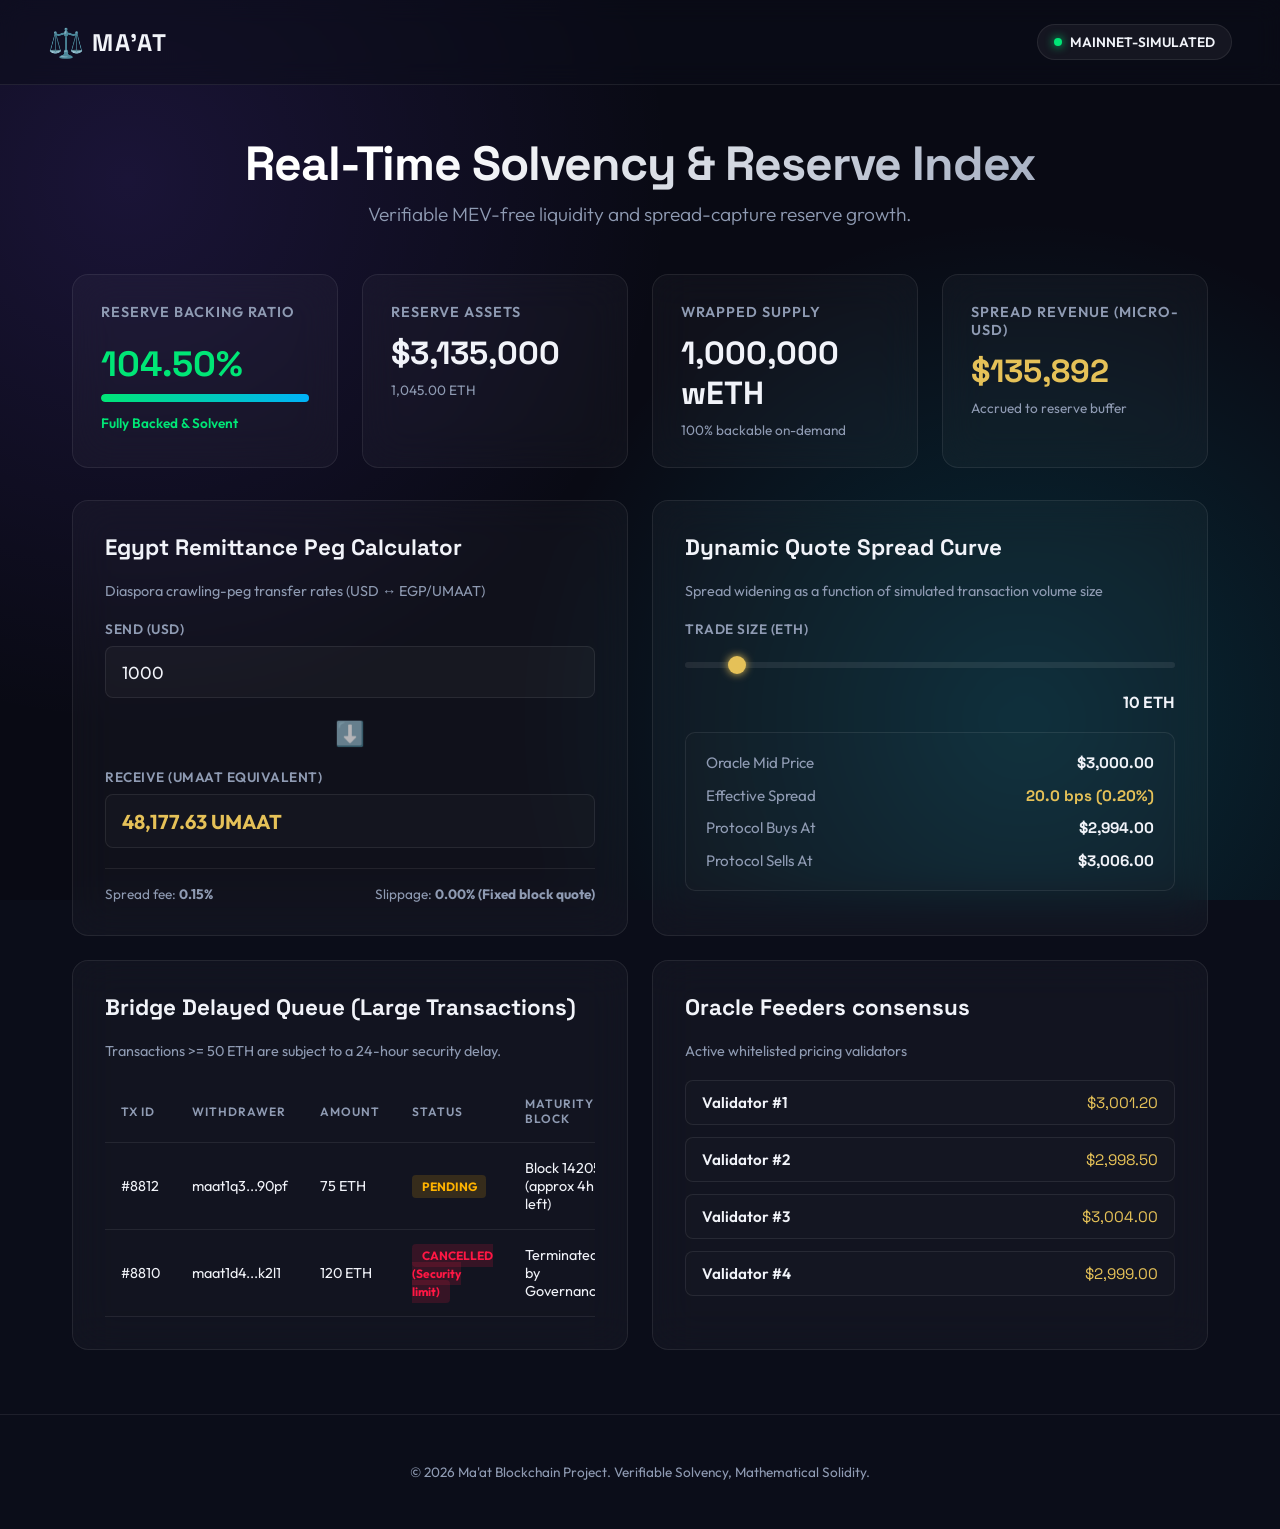
<file: dashboard/index.html>
<!DOCTYPE html>
<html lang="en">
<head>
    <meta charset="UTF-8">
    <meta name="viewport" content="width=device-width, initial-scale=1.0">
    <title>Ma'at Blockchain — Real-Time Solvency & Reserve Dashboard</title>
    <meta name="description" content="Monitor the real-time backing ratio, reserve balances, spread-capture revenue, and remittance corridor metrics of the Ma'at blockchain.">
    <link rel="preconnect" href="https://fonts.googleapis.com">
    <link rel="preconnect" href="https://fonts.gstatic.com" crossorigin>
    <link href="https://fonts.googleapis.com/css2?family=Outfit:wght@300;400;600;800&family=Space+Grotesk:wght@400;700&display=swap" rel="stylesheet">
    <link rel="stylesheet" href="styles.css">
</head>
<body class="dark-mode">
    <div class="background-radial"></div>

    <header class="navbar">
        <div class="logo">
            <span class="logo-icon">⚖️</span>
            <span class="logo-text">MA'AT</span>
        </div>
        <div class="network-status">
            <span class="status-dot green"></span>
            <span class="status-label">MAINNET-SIMULATED</span>
        </div>
    </header>

    <main class="dashboard-container">
        <section class="hero-section">
            <h1 id="main-heading">Real-Time Solvency & Reserve Index</h1>
            <p class="subtitle">Verifiable MEV-free liquidity and spread-capture reserve growth.</p>
        </section>

        <!-- Metric Cards Grid -->
        <section class="metrics-grid">
            <div class="metric-card glass">
                <span class="metric-label">Reserve Backing Ratio</span>
                <div class="backing-progress-container">
                    <div class="backing-value" id="backing-ratio-text">104.50%</div>
                    <div class="progress-bar-bg">
                        <div class="progress-bar-fill" id="backing-ratio-fill" style="width: 104.5%;"></div>
                    </div>
                </div>
                <span class="metric-subtext healthy" id="backing-status-text">Fully Backed & Solvent</span>
            </div>

            <div class="metric-card glass">
                <span class="metric-label">Reserve Assets</span>
                <div class="metric-val" id="reserve-assets-val">$3,135,000</div>
                <span class="metric-subtext">1,045.00 ETH</span>
            </div>

            <div class="metric-card glass">
                <span class="metric-label">Wrapped Supply</span>
                <div class="metric-val" id="wrapped-supply-val">1,000,000 wETH</div>
                <span class="metric-subtext">100% backable on-demand</span>
            </div>

            <div class="metric-card glass">
                <span class="metric-label">Spread Revenue (Micro-USD)</span>
                <div class="metric-val highlight" id="spread-revenue-val">$135,892</div>
                <span class="metric-subtext">Accrued to reserve buffer</span>
            </div>
        </section>

        <!-- Interactive Quote Curve & Remittance Calculator Section -->
        <section class="interactive-section">
            <!-- Remittance peg calculator -->
            <div class="dashboard-card glass">
                <h2>Egypt Remittance Peg Calculator</h2>
                <p class="card-subtitle">Diaspora crawling-peg transfer rates (USD ↔ EGP/UMAAT)</p>
                
                <div class="calc-group">
                    <label for="usd-input">Send (USD)</label>
                    <input type="number" id="usd-input" value="1000" min="1" step="10">
                </div>

                <div class="calc-arrow">⬇️</div>

                <div class="calc-group">
                    <label for="egp-output">Receive (UMAAT equivalent)</label>
                    <div class="read-only-box" id="egp-output">48,250.00 UMAAT</div>
                </div>

                <div class="calc-footer">
                    <span>Spread fee: <strong id="calc-fee">0.15%</strong></span>
                    <span>Slippage: <strong>0.00% (Fixed block quote)</strong></span>
                </div>
            </div>

            <!-- Dynamic quote curve selector -->
            <div class="dashboard-card glass">
                <h2>Dynamic Quote Spread Curve</h2>
                <p class="card-subtitle">Spread widening as a function of simulated transaction volume size</p>
                
                <div class="quote-inputs">
                    <div class="calc-group flex-1">
                        <label for="volume-slider">Trade Size (ETH)</label>
                        <input type="range" id="volume-slider" min="1" max="100" value="10">
                        <div class="slider-val" id="volume-slider-val">10 ETH</div>
                    </div>
                </div>

                <div class="quote-details">
                    <div class="quote-row">
                        <span>Oracle Mid Price</span>
                        <strong id="quote-mid">$3,000.00</strong>
                    </div>
                    <div class="quote-row">
                        <span>Effective Spread</span>
                        <strong id="quote-spread" class="spread-color">15.0 bps (0.15%)</strong>
                    </div>
                    <div class="quote-row">
                        <span>Protocol Buys At</span>
                        <strong id="quote-buy">$2,995.50</strong>
                    </div>
                    <div class="quote-row">
                        <span>Protocol Sells At</span>
                        <strong id="quote-sell">$3,004.50</strong>
                    </div>
                </div>
            </div>
        </section>

        <!-- Bridge Delay Queue & Active Feeder List -->
        <section class="interactive-section">
            <div class="dashboard-card glass flex-2">
                <h2>Bridge Delayed Queue (Large Transactions)</h2>
                <p class="card-subtitle">Transactions >= 50 ETH are subject to a 24-hour security delay.</p>
                <div class="table-container">
                    <table class="data-table">
                        <thead>
                            <tr>
                                <th>Tx ID</th>
                                <th>Withdrawer</th>
                                <th>Amount</th>
                                <th>Status</th>
                                <th>Maturity Block</th>
                            </tr>
                        </thead>
                        <tbody id="delay-queue-body">
                            <tr>
                                <td>#8812</td>
                                <td>maat1q3...90pf</td>
                                <td>75 ETH</td>
                                <td><span class="badge pending">PENDING</span></td>
                                <td>Block 14205 (approx 4h left)</td>
                            </tr>
                            <tr>
                                <td>#8810</td>
                                <td>maat1d4...k2l1</td>
                                <td>120 ETH</td>
                                <td><span class="badge cancelled">CANCELLED (Security limit)</span></td>
                                <td>Terminated by Governance</td>
                            </tr>
                        </tbody>
                    </table>
                </div>
            </div>

            <div class="dashboard-card glass">
                <h2>Oracle Feeders consensus</h2>
                <p class="card-subtitle">Active whitelisted pricing validators</p>
                <ul class="feeder-list" id="feeder-consensus-list">
                    <li>
                        <span class="feeder-name">Validator #1</span>
                        <span class="feeder-price">$3,001.20</span>
                    </li>
                    <li>
                        <span class="feeder-name">Validator #2</span>
                        <span class="feeder-price">$2,998.50</span>
                    </li>
                    <li>
                        <span class="feeder-name">Validator #3</span>
                        <span class="feeder-price">$3,004.00</span>
                    </li>
                    <li>
                        <span class="feeder-name">Validator #4</span>
                        <span class="feeder-price">$2,999.00</span>
                    </li>
                </ul>
            </div>
        </section>
    </main>

    <footer class="dashboard-footer">
        <p>© 2026 Ma'at Blockchain Project. Verifiable Solvency, Mathematical Solidity.</p>
    </footer>

    <script src="app.js"></script>
</body>
</html>
</file>
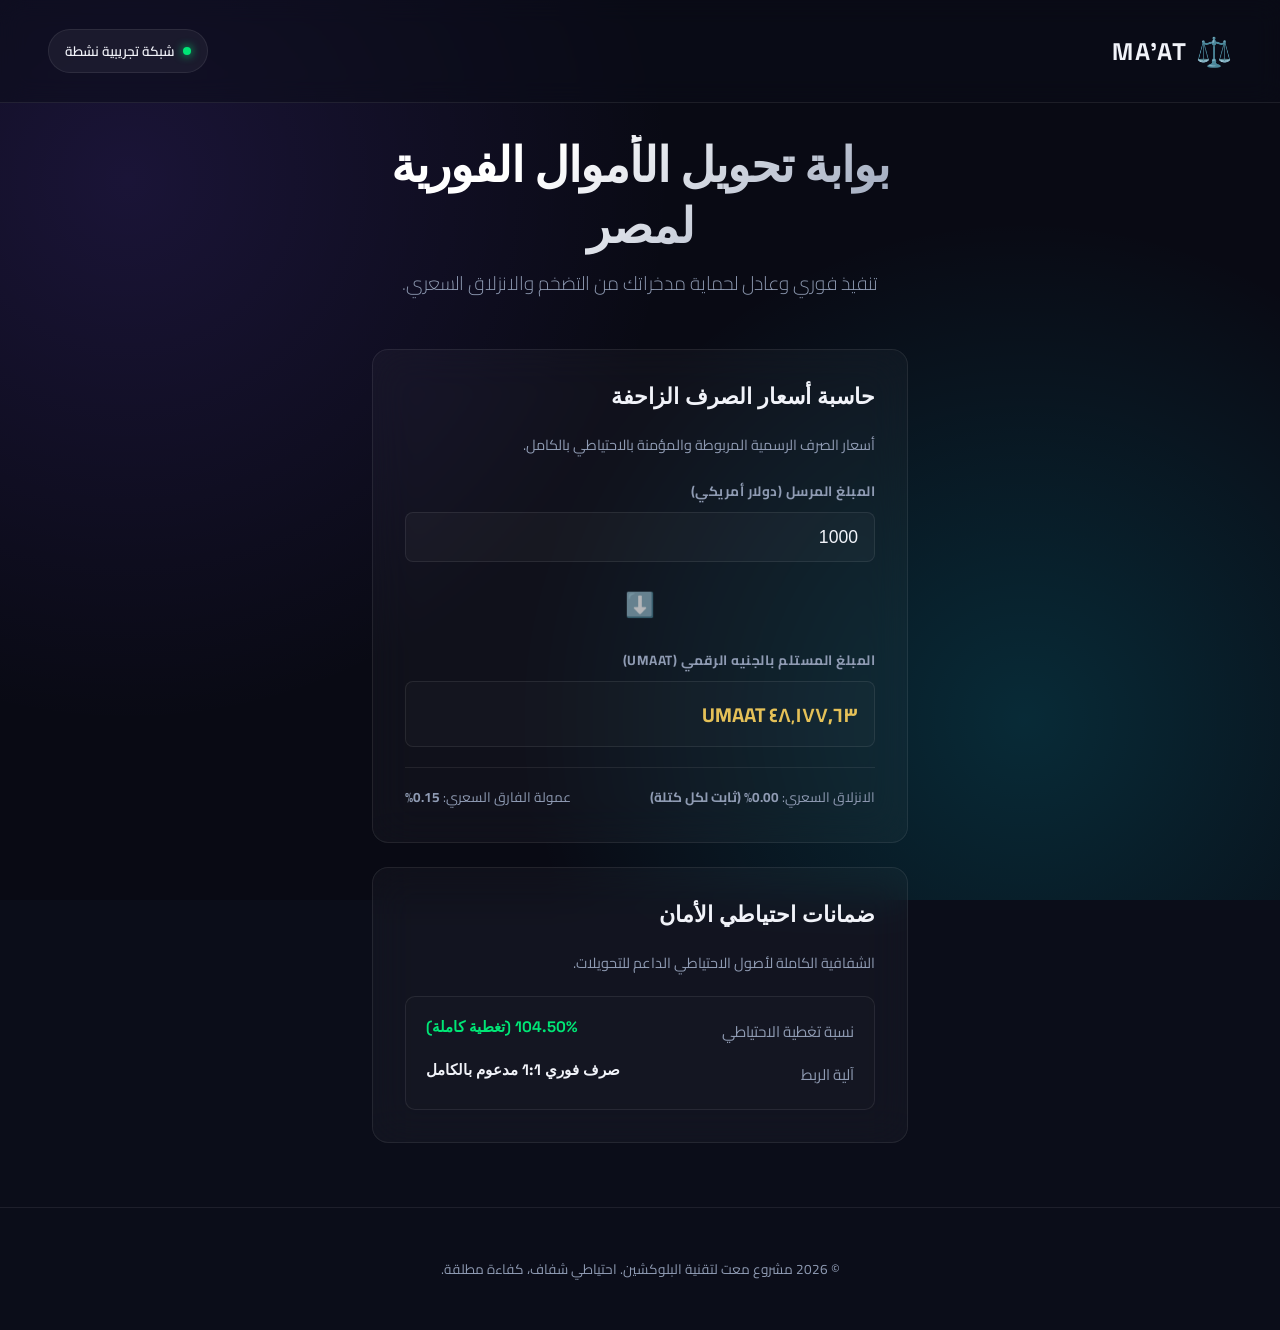
<file: dashboard/arabic.html>
<!DOCTYPE html>
<html lang="ar" dir="rtl">
<head>
    <meta charset="UTF-8">
    <meta name="viewport" content="width=device-width, initial-scale=1.0">
    <title>بوابة معت — التحويلات المالية الفورية لمصر</title>
    <meta name="description" content="قم بتحويل الأموال إلى مصر بأسعار صرف مستقرة وزمن تنفيذ فوري وبدون MEV أو انزلاق سعري.">
    <link rel="preconnect" href="https://fonts.googleapis.com">
    <link rel="preconnect" href="https://fonts.gstatic.com" crossorigin>
    <link href="https://fonts.googleapis.com/css2?family=Cairo:wght@300;400;600;700;800&family=Space+Grotesk:wght@700&display=swap" rel="stylesheet">
    <link rel="stylesheet" href="styles.css">
    <style>
        body {
            font-family: 'Cairo', sans-serif;
            text-align: right;
        }
        .logo-text {
            font-family: 'Space Grotesk', sans-serif;
            letter-spacing: 2px;
        }
        .calc-group label {
            text-align: right;
            font-weight: 700;
        }
        .calc-footer {
            flex-direction: row-reverse;
        }
    </style>
</head>
<body class="dark-mode">
    <div class="background-radial"></div>

    <header class="navbar">
        <div class="logo">
            <span class="logo-icon">⚖️</span>
            <span class="logo-text">MA'AT</span>
        </div>
        <div class="network-status">
            <span class="status-dot green"></span>
            <span class="status-label">شبكة تجريبية نشطة</span>
        </div>
    </header>

    <main class="dashboard-container" style="max-width: 600px; margin: 2rem auto;">
        <section class="hero-section">
            <h1>بوابة تحويل الأموال الفورية لمصر</h1>
            <p class="subtitle">تنفيذ فوري وعادل لحماية مدخراتك من التضخم والانزلاق السعري.</p>
        </section>

        <!-- Main calculator card -->
        <div class="dashboard-card glass">
            <h2>حاسبة أسعار الصرف الزاحفة</h2>
            <p class="card-subtitle">أسعار الصرف الرسمية المربوطة والمؤمنة بالاحتياطي بالكامل.</p>
            
            <div class="calc-group">
                <label for="usd-input-ar">المبلغ المرسل (دولار أمريكي)</label>
                <input type="number" id="usd-input-ar" value="1000" min="1" step="10">
            </div>

            <div class="calc-arrow">⬇️</div>

            <div class="calc-group">
                <label for="egp-output-ar">المبلغ المستلم بالجنيه الرقمي (UMAAT)</label>
                <div class="read-only-box" id="egp-output-ar">48,177.62 UMAAT</div>
            </div>

            <div class="calc-footer">
                <span>عمولة الفارق السعري: <strong>0.15%</strong></span>
                <span>الانزلاق السعري: <strong>0.00% (ثابت لكل كتلة)</strong></span>
            </div>
        </div>

        <div class="dashboard-card glass" style="margin-top: 1.5rem;">
            <h2>ضمانات احتياطي الأمان</h2>
            <p class="card-subtitle">الشفافية الكاملة لأصول الاحتياطي الداعم للتحويلات.</p>
            <div class="quote-details">
                <div class="quote-row">
                    <span>نسبة تغطية الاحتياطي</span>
                    <strong style="color: var(--green-healthy);">104.50% (تغطية كاملة)</strong>
                </div>
                <div class="quote-row">
                    <span>آلية الربط</span>
                    <strong>صرف فوري 1:1 مدعوم بالكامل</strong>
                </div>
            </div>
        </div>
    </main>

    <footer class="dashboard-footer">
        <p>© 2026 مشروع معت لتقنية البلوكشين. احتياطي شفاف، كفاءة مطلقة.</p>
    </footer>

    <script>
        document.addEventListener('DOMContentLoaded', () => {
            const usdIn = document.getElementById('usd-input-ar');
            const egpOut = document.getElementById('egp-output-ar');
            const rate = 48.25;

            function recalculate() {
                const usd = parseFloat(usdIn.value) || 0;
                const total = usd * rate * (1.0 - 0.0015);
                egpOut.textContent = total.toLocaleString('ar-EG', {
                    minimumFractionDigits: 2,
                    maximumFractionDigits: 2
                }) + " UMAAT";
            }

            usdIn.addEventListener('input', recalculate);
            recalculate();
        });
    </script>
</body>
</html>
</file>
<file: dashboard/styles.css>
:root {
    --bg-color: #0b0d19;
    --text-primary: #f1f3f9;
    --text-secondary: #8f9bb3;
    --glass-bg: rgba(255, 255, 255, 0.03);
    --glass-border: rgba(255, 255, 255, 0.08);
    --primary-accent: #e5c158; /* Ma'at gold/yellow scales */
    --accent-glow: rgba(229, 193, 88, 0.15);
    --green-healthy: #00e676;
    --red-alert: #ff1744;
    --purple-gradient-start: #7c4dff;
    --cyan-gradient-start: #00e5ff;
}

* {
    box-sizing: border-box;
    margin: 0;
    padding: 0;
}

body {
    background-color: var(--bg-color);
    color: var(--text-primary);
    font-family: 'Outfit', sans-serif;
    overflow-x: hidden;
    min-height: 100vh;
}

.background-radial {
    position: fixed;
    top: 0;
    left: 0;
    width: 100vw;
    height: 100vh;
    z-index: -1;
    background: 
        radial-gradient(circle at 10% 20%, rgba(124, 77, 255, 0.15) 0%, transparent 40%),
        radial-gradient(circle at 80% 80%, rgba(0, 229, 255, 0.15) 0%, transparent 40%),
        #090a14;
}

.navbar {
    display: flex;
    justify-content: space-between;
    align-items: center;
    padding: 1.5rem 3rem;
    border-bottom: 1px solid var(--glass-border);
    background: rgba(11, 13, 25, 0.5);
    backdrop-filter: blur(12px);
}

.logo {
    display: flex;
    align-items: center;
    gap: 0.5rem;
}

.logo-icon {
    font-size: 1.8rem;
}

.logo-text {
    font-family: 'Space Grotesk', sans-serif;
    font-size: 1.5rem;
    font-weight: 700;
    letter-spacing: 2px;
    color: var(--text-primary);
}

.network-status {
    display: flex;
    align-items: center;
    gap: 0.5rem;
    background: rgba(255, 255, 255, 0.05);
    padding: 0.5rem 1rem;
    border-radius: 50px;
    border: 1px solid var(--glass-border);
    font-size: 0.85rem;
    font-weight: 600;
}

.status-dot {
    width: 8px;
    height: 8px;
    border-radius: 50%;
}

.status-dot.green {
    background-color: var(--green-healthy);
    box-shadow: 0 0 10px var(--green-healthy);
}

.dashboard-container {
    max-width: 1200px;
    margin: 3rem auto;
    padding: 0 2rem;
}

.hero-section {
    text-align: center;
    margin-bottom: 3rem;
}

.hero-section h1 {
    font-family: 'Space Grotesk', sans-serif;
    font-size: 3rem;
    font-weight: 700;
    letter-spacing: -1px;
    margin-bottom: 0.5rem;
    background: linear-gradient(135deg, #ffffff 30%, var(--text-secondary) 100%);
    -webkit-background-clip: text;
    -webkit-text-fill-color: transparent;
}

.subtitle {
    color: var(--text-secondary);
    font-size: 1.2rem;
    font-weight: 300;
}

.glass {
    background: var(--glass-bg);
    border: 1px solid var(--glass-border);
    backdrop-filter: blur(20px);
    border-radius: 16px;
    transition: transform 0.3s ease, box-shadow 0.3s ease, border-color 0.3s ease;
}

.glass:hover {
    transform: translateY(-4px);
    border-color: rgba(255, 255, 255, 0.15);
    box-shadow: 0 12px 30px rgba(0, 0, 0, 0.3);
}

.metrics-grid {
    display: grid;
    grid-template-columns: repeat(auto-fit, minmax(260px, 1fr));
    gap: 1.5rem;
    margin-bottom: 2rem;
}

.metric-card {
    padding: 1.75rem;
    display: flex;
    flex-direction: column;
}

.metric-label {
    color: var(--text-secondary);
    font-size: 0.9rem;
    font-weight: 600;
    text-transform: uppercase;
    letter-spacing: 1px;
    margin-bottom: 0.75rem;
}

.metric-val {
    font-family: 'Space Grotesk', sans-serif;
    font-size: 2rem;
    font-weight: 700;
    margin-bottom: 0.5rem;
}

.metric-val.highlight {
    color: var(--primary-accent);
}

.metric-subtext {
    font-size: 0.85rem;
    color: var(--text-secondary);
}

.metric-subtext.healthy {
    color: var(--green-healthy);
    font-weight: 600;
}

.backing-progress-container {
    margin: 0.5rem 0 0.75rem 0;
}

.backing-value {
    font-family: 'Space Grotesk', sans-serif;
    font-size: 2.2rem;
    font-weight: 700;
    color: var(--green-healthy);
    margin-bottom: 0.5rem;
}

.progress-bar-bg {
    width: 100%;
    height: 8px;
    background: rgba(255, 255, 255, 0.05);
    border-radius: 4px;
    overflow: hidden;
}

.progress-bar-fill {
    height: 100%;
    background: linear-gradient(90deg, var(--green-healthy), #00b0ff);
    border-radius: 4px;
}

.interactive-section {
    display: grid;
    grid-template-columns: repeat(auto-fit, minmax(450px, 1fr));
    gap: 1.5rem;
    margin-bottom: 1.5rem;
}

.dashboard-card {
    padding: 2rem;
    display: flex;
    flex-direction: column;
    gap: 1.25rem;
}

.dashboard-card h2 {
    font-family: 'Space Grotesk', sans-serif;
    font-size: 1.4rem;
    font-weight: 700;
}

.card-subtitle {
    color: var(--text-secondary);
    font-size: 0.9rem;
}

.calc-group {
    display: flex;
    flex-direction: column;
    gap: 0.5rem;
}

.calc-group label {
    font-size: 0.85rem;
    font-weight: 600;
    text-transform: uppercase;
    letter-spacing: 0.5px;
    color: var(--text-secondary);
}

.calc-group input[type="number"] {
    background: rgba(255, 255, 255, 0.03);
    border: 1px solid var(--glass-border);
    padding: 0.85rem 1rem;
    border-radius: 8px;
    color: var(--text-primary);
    font-family: 'Outfit', sans-serif;
    font-size: 1.1rem;
    transition: border-color 0.3s ease;
}

.calc-group input[type="number"]:focus {
    outline: none;
    border-color: var(--primary-accent);
}

.calc-arrow {
    text-align: center;
    font-size: 1.5rem;
    opacity: 0.7;
}

.read-only-box {
    background: rgba(255, 255, 255, 0.02);
    border: 1px solid var(--glass-border);
    padding: 0.85rem 1rem;
    border-radius: 8px;
    font-size: 1.25rem;
    font-weight: 700;
    color: var(--primary-accent);
}

.calc-footer {
    display: flex;
    justify-content: space-between;
    font-size: 0.85rem;
    color: var(--text-secondary);
    border-top: 1px solid var(--glass-border);
    padding-top: 1rem;
}

.quote-inputs {
    display: flex;
    gap: 1rem;
}

.flex-1 {
    flex: 1;
}

.flex-2 {
    flex: 2;
}

input[type="range"] {
    -webkit-appearance: none;
    width: 100%;
    background: rgba(255, 255, 255, 0.08);
    height: 6px;
    border-radius: 3px;
    margin: 1rem 0;
}

input[type="range"]::-webkit-slider-thumb {
    -webkit-appearance: none;
    width: 18px;
    height: 18px;
    border-radius: 50%;
    background: var(--primary-accent);
    cursor: pointer;
    box-shadow: 0 0 8px var(--primary-accent);
}

.slider-val {
    font-weight: 600;
    color: var(--text-primary);
    text-align: right;
}

.quote-details {
    display: flex;
    flex-direction: column;
    gap: 0.85rem;
    background: rgba(255, 255, 255, 0.01);
    border: 1px solid var(--glass-border);
    padding: 1.25rem;
    border-radius: 10px;
}

.quote-row {
    display: flex;
    justify-content: space-between;
    font-size: 0.95rem;
}

.quote-row span {
    color: var(--text-secondary);
}

.quote-row strong {
    font-family: 'Space Grotesk', sans-serif;
}

.spread-color {
    color: var(--primary-accent);
}

.table-container {
    width: 100%;
    overflow-x: auto;
}

.data-table {
    width: 100%;
    border-collapse: collapse;
    text-align: left;
}

.data-table th, .data-table td {
    padding: 1rem;
    border-bottom: 1px solid var(--glass-border);
    font-size: 0.9rem;
}

.data-table th {
    color: var(--text-secondary);
    font-weight: 600;
    text-transform: uppercase;
    font-size: 0.75rem;
    letter-spacing: 1px;
}

.badge {
    padding: 0.25rem 0.6rem;
    border-radius: 4px;
    font-size: 0.75rem;
    font-weight: 700;
}

.badge.pending {
    background: rgba(255, 179, 0, 0.15);
    color: #ffb300;
}

.badge.cancelled {
    background: rgba(255, 23, 68, 0.15);
    color: var(--red-alert);
}

.feeder-list {
    list-style: none;
    display: flex;
    flex-direction: column;
    gap: 0.75rem;
}

.feeder-list li {
    display: flex;
    justify-content: space-between;
    padding: 0.75rem 1rem;
    background: rgba(255, 255, 255, 0.01);
    border: 1px solid var(--glass-border);
    border-radius: 8px;
    font-size: 0.95rem;
}

.feeder-name {
    font-weight: 600;
}

.feeder-price {
    font-family: 'Space Grotesk', sans-serif;
    color: var(--primary-accent);
}

.dashboard-footer {
    text-align: center;
    padding: 3rem 0;
    color: var(--text-secondary);
    font-size: 0.85rem;
    border-top: 1px solid var(--glass-border);
    margin-top: 4rem;
}

@media (max-width: 768px) {
    .interactive-section {
        grid-template-columns: 1fr;
    }
}
</file>
